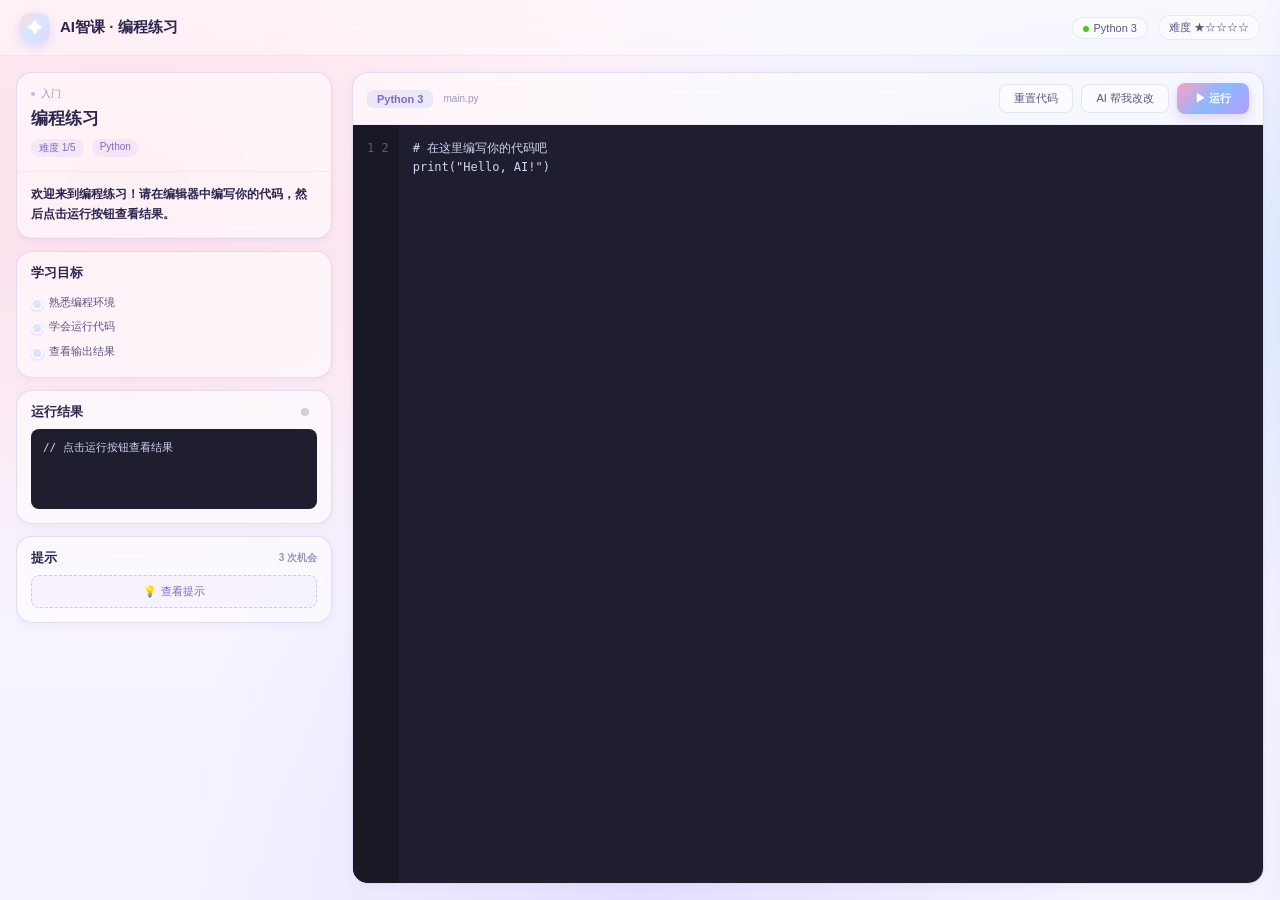
<file: coding-challenge.html>
<!doctype html>
<html lang="zh-CN">
<head>
<meta charset="utf-8">
<meta name="viewport" content="width=device-width, initial-scale=1">
<meta http-equiv="Cache-Control" content="no-cache, no-store, must-revalidate">
<meta name="color-scheme" content="light">
<title>编程练习 · AI智课</title>
<script src="assets/coding-exercises.js"></script>
<style>
  :root{
    --pink:#ffb3c7;
    --blue:#a8d4ff;
    --violet:#c9b8ff;
    --grad-soft:linear-gradient(135deg,#ffd6e3 0%,#d6e8ff 50%,#e0d4ff 100%);
    --grad-strong:linear-gradient(135deg,#ff9ec0 0%,#8ab9ff 50%,#b79dff 100%);
    --text-1:#2a2450;
    --text-2:#5b5480;
    --text-3:#9a94bd;
    --glass-bg:rgba(255,255,255,.55);
    --glass-border:rgba(188,167,229,.36);
    --shadow-sm:0 2px 8px rgba(121,129,196,.08);
    --shadow-md:0 8px 24px rgba(121,129,196,.12);
    --shadow-lg:0 16px 40px rgba(121,129,196,.16);
    --radius-sm:8px;
    --radius-md:12px;
    --radius-lg:16px;
  }
  *{box-sizing:border-box;margin:0;padding:0}
  html,body{height:100%}
  body{
    font-family:-apple-system,BlinkMacSystemFont,"PingFang SC","Microsoft YaHei",sans-serif;
    color:var(--text-1);
    background:
      radial-gradient(ellipse at 10% 20%,rgba(255,182,193,.35) 0%,transparent 45%),
      radial-gradient(ellipse at 90% 30%,rgba(168,212,255,.35) 0%,transparent 45%),
      radial-gradient(ellipse at 50% 100%,rgba(201,184,255,.35) 0%,transparent 50%),
      linear-gradient(180deg,#fef7ff 0%,#f3f2ff 100%);
    min-height:100vh;
    overflow-x:hidden;
  }

  /* 顶部导航 */
  .topbar{
    height:56px;
    display:flex;
    align-items:center;
    padding:0 20px;
    background:rgba(255,255,255,.4);
    backdrop-filter:blur(20px);
    border-bottom:1px solid rgba(188,167,229,.2);
    position:sticky;
    top:0;
    z-index:100;
  }
  .brand{
    display:flex;
    align-items:center;
    gap:10px;
    font-weight:700;
    font-size:15px;
    color:var(--text-1);
  }
  .brand-mark{
    width:30px;height:30px;border-radius:10px;
    background:var(--grad-soft);
    display:flex;align-items:center;justify-content:center;
    font-size:14px;color:#fff;
    box-shadow:0 4px 12px rgba(153,127,238,.25);
  }
  .topbar-right{margin-left:auto;display:flex;align-items:center;gap:10px}
  .pill{
    padding:4px 10px;
    border-radius:20px;
    background:rgba(255,255,255,.5);
    border:1px solid rgba(188,167,229,.25);
    font-size:11px;
    color:var(--text-2);
  }
  .pill .dot{
    display:inline-block;width:6px;height:6px;border-radius:50%;
    background:#52c41a;margin-right:5px;vertical-align:middle;
  }

  /* 主容器 */
  .main{
    max-width:1400px;
    margin:0 auto;
    padding:16px;
    display:grid;
    grid-template-columns:320px 1fr;
    gap:16px;
    height:calc(100vh - 56px);
  }

  /* 左侧面板 */
  .left-panel{
    display:flex;
    flex-direction:column;
    gap:12px;
    overflow-y:auto;
    padding-right:4px;
  }
  .card{
    background:var(--glass-bg);
    border:1.5px solid var(--glass-border);
    border-radius:var(--radius-lg);
    backdrop-filter:blur(16px);
    box-shadow:var(--shadow-sm);
  }
  .card-header{
    padding:12px 14px 8px;
    font-size:13px;
    font-weight:600;
    color:var(--text-1);
    display:flex;
    align-items:center;
    justify-content:space-between;
  }
  .card-body{padding:0 14px 14px}

  /* 题目描述 */
  .problem-title{
    padding:14px;
    border-bottom:1px solid rgba(188,167,229,.15);
  }
  .problem-eyebrow{
    font-size:10px;
    color:var(--text-3);
    margin-bottom:6px;
    display:flex;
    align-items:center;
    gap:6px;
  }
  .problem-eyebrow .dot{
    width:4px;height:4px;border-radius:50%;
    background:var(--violet);
  }
  .problem-title h1{
    font-size:17px;
    font-weight:700;
    color:var(--text-1);
    line-height:1.4;
  }
  .problem-meta{
    display:flex;
    gap:8px;
    margin-top:8px;
    font-size:10px;
    color:var(--text-2);
  }
  .meta-tag{
    padding:2px 8px;
    border-radius:12px;
    background:rgba(153,127,238,.1);
    color:#7c6ac5;
  }
  .problem-desc{
    padding:12px 14px;
    font-size:12px;
    line-height:1.7;
    color:var(--text-2);
    border-bottom:1px solid rgba(188,167,229,.1);
  }
  .problem-desc p{margin-bottom:8px}
  .problem-desc p:last-child{margin-bottom:0}
  .problem-desc strong{color:var(--text-1);font-weight:600}

  /* 学习目标 */
  .goals-list{
    list-style:none;
    padding:0;
  }
  .goals-list li{
    font-size:11px;
    color:var(--text-2);
    padding:4px 0 4px 18px;
    position:relative;
    line-height:1.5;
  }
  .goals-list li::before{
    content:"";
    position:absolute;
    left:0;top:8px;
    width:8px;height:8px;
    border-radius:50%;
    background:var(--grad-soft);
    border:2px solid rgba(255,255,255,.8);
    box-shadow:0 1px 3px rgba(153,127,238,.3);
  }

  /* 提示 */
  .hint-section{
    padding:12px 14px;
    border-top:1px solid rgba(188,167,229,.1);
  }
  .hint-btn{
    width:100%;
    padding:8px 12px;
    border:1px dashed rgba(153,127,238,.4);
    background:rgba(153,127,238,.05);
    border-radius:var(--radius-sm);
    color:#7c6ac5;
    font-size:11px;
    cursor:pointer;
    transition:all .2s;
  }
  .hint-btn:hover{
    background:rgba(153,127,238,.12);
    border-color:rgba(153,127,238,.5);
  }
  .hint-btn:disabled{
    opacity:.5;
    cursor:not-allowed;
  }
  .hint-content{
    margin-top:10px;
    padding:10px 12px;
    background:rgba(255,247,200,.3);
    border:1px solid rgba(245,215,100,.3);
    border-radius:var(--radius-sm);
    font-size:11px;
    line-height:1.6;
    color:#8b7c3e;
    display:none;
  }
  .hint-content.show{display:block}
  .hint-content strong{color:#6b5d20;font-weight:600}

  /* 运行结果 */
  .result-section{
    padding:12px 14px;
    border-top:1px solid rgba(188,167,229,.1);
  }
  .result-header{
    display:flex;
    align-items:center;
    justify-content:space-between;
    margin-bottom:8px;
  }
  .result-header h4{
    font-size:12px;
    font-weight:600;
    color:var(--text-1);
    display:flex;
    align-items:center;
    gap:6px;
  }
  .status-dot{
    width:8px;height:8px;border-radius:50%;
    background:#cbd0dc;
    transition:all .3s;
  }
  .status-dot.running{
    background:#f5a623;
    box-shadow:0 0 0 3px rgba(245,166,35,.2);
    animation:blink 1s infinite;
  }
  .status-dot.success{
    background:#52c41a;
    box-shadow:0 0 0 3px rgba(82,196,26,.2);
  }
  .status-dot.error{
    background:#ff4d4f;
    box-shadow:0 0 0 3px rgba(255,77,79,.2);
  }
  @keyframes blink{
    0%,100%{opacity:1}
    50%{opacity:.4}
  }
  .result-time{font-size:10px;color:var(--text-3)}
  .output-box{
    background:#1e1e2e;
    border-radius:var(--radius-sm);
    padding:10px 12px;
    font-family:"JetBrains Mono","Fira Code",Consolas,monospace;
    font-size:11px;
    line-height:1.6;
    color:#cdd6f4;
    min-height:80px;
    max-height:160px;
    overflow-y:auto;
    white-space:pre-wrap;
    word-break:break-all;
  }
  .output-line.info{color:#89b4fa}
  .output-line.success{color:#a6e3a1}
  .output-line.error{color:#f38ba8}
  .output-line.warn{color:#f9e2af}

  /* 右侧编辑器区域 */
  .right-panel{
    display:flex;
    flex-direction:column;
    gap:12px;
    min-width:0;
  }

  /* 编辑器卡片 */
  .editor-card{
    flex:1;
    display:flex;
    flex-direction:column;
    overflow:hidden;
  }
  .editor-toolbar{
    padding:10px 14px;
    border-bottom:1px solid rgba(188,167,229,.15);
    display:flex;
    align-items:center;
    justify-content:space-between;
  }
  .toolbar-left{display:flex;align-items:center;gap:10px}
  .lang-badge{
    padding:3px 10px;
    background:linear-gradient(135deg,rgba(153,127,238,.15),rgba(106,169,255,.15));
    border-radius:6px;
    font-size:11px;
    font-weight:600;
    color:#7c6ac5;
  }
  .toolbar-right{display:flex;align-items:center;gap:8px}
  .btn{
    padding:6px 14px;
    border-radius:8px;
    border:1px solid rgba(188,167,229,.3);
    background:rgba(255,255,255,.5);
    color:var(--text-2);
    font-size:11px;
    cursor:pointer;
    transition:all .2s;
    display:inline-flex;
    align-items:center;
    gap:5px;
  }
  .btn:hover{
    background:rgba(255,255,255,.8);
    border-color:rgba(188,167,229,.5);
    color:var(--text-1);
  }
  .btn-primary{
    background:var(--grad-strong);
    color:#fff;
    border:none;
    padding:8px 18px;
    font-weight:600;
    box-shadow:0 4px 12px rgba(153,127,238,.3);
  }
  .btn-primary:hover{
    transform:translateY(-1px);
    box-shadow:0 6px 16px rgba(153,127,238,.4);
    color:#fff;
  }
  .btn-primary:active{transform:translateY(0)}

  /* 代码编辑器 */
  .editor-wrap{
    flex:1;
    display:flex;
    overflow:hidden;
    background:#1e1e2e;
  }
  .line-numbers{
    padding:14px 10px 14px 14px;
    background:#181825;
    color:#585b70;
    font-family:"JetBrains Mono","Fira Code",Consolas,monospace;
    font-size:12px;
    line-height:1.6;
    text-align:right;
    user-select:none;
    min-width:40px;
    overflow:hidden;
  }
  .code-textarea{
    flex:1;
    padding:14px;
    background:transparent;
    border:none;
    outline:none;
    color:#cdd6f4;
    font-family:"JetBrains Mono","Fira Code",Consolas,monospace;
    font-size:12px;
    line-height:1.6;
    resize:none;
    tab-size:4;
    white-space:pre;
    overflow:auto;
  }
  .code-textarea::selection{background:rgba(137,180,250,.3)}

  /* AI 面板 */
  .ai-panel{
    position:fixed;
    top:0;
    right:-420px;
    width:400px;
    height:100vh;
    background:rgba(255,255,255,.85);
    backdrop-filter:blur(24px);
    border-left:1.5px solid var(--glass-border);
    box-shadow:-8px 0 30px rgba(121,129,196,.15);
    transition:right .35s cubic-bezier(.4,0,.2,1);
    z-index:200;
    display:flex;
    flex-direction:column;
  }
  .ai-panel.open{right:0}
  .ai-panel-header{
    padding:16px 18px;
    border-bottom:1px solid rgba(188,167,229,.2);
    display:flex;
    align-items:center;
    justify-content:space-between;
  }
  .ai-panel-title{
    display:flex;
    align-items:center;
    gap:10px;
  }
  .ai-avatar{
    width:34px;height:34px;
    border-radius:10px;
    background:var(--grad-soft);
    display:flex;align-items:center;justify-content:center;
    color:#fff;font-size:16px;
    box-shadow:0 4px 12px rgba(153,127,238,.25);
  }
  .ai-panel-title h3{font-size:14px;font-weight:700}
  .ai-panel-title p{font-size:10px;color:var(--text-3);margin-top:2px}
  .close-btn{
    width:28px;height:28px;
    border-radius:8px;
    border:none;
    background:rgba(148,163,184,.15);
    color:var(--text-2);
    cursor:pointer;
    font-size:14px;
    transition:all .2s;
  }
  .close-btn:hover{background:rgba(148,163,184,.25)}

  .ai-panel-body{
    flex:1;
    overflow-y:auto;
    padding:16px 18px;
  }
  .ai-score{
    background:var(--grad-soft);
    border-radius:var(--radius-md);
    padding:16px;
    text-align:center;
    margin-bottom:14px;
  }
  .ai-score-stars{font-size:28px;margin-bottom:6px}
  .ai-score-text{font-size:12px;color:var(--text-2)}

  .ai-section{
    margin-bottom:14px;
  }
  .ai-section h4{
    font-size:12px;
    font-weight:600;
    color:var(--text-1);
    margin-bottom:8px;
    display:flex;
    align-items:center;
    gap:6px;
  }
  .ai-section h4::before{
    content:"";
    width:3px;height:12px;
    border-radius:2px;
    background:var(--grad-strong);
  }
  .ai-section-content{
    padding:10px 12px;
    background:rgba(255,255,255,.5);
    border-radius:var(--radius-sm);
    font-size:11px;
    line-height:1.6;
    color:var(--text-2);
    border:1px solid rgba(188,167,229,.15);
  }

  /* 代码对比 */
  .code-compare{
    display:grid;
    grid-template-columns:1fr 1fr;
    gap:8px;
    margin-top:8px;
  }
  .code-col{
    background:#1e1e2e;
    border-radius:var(--radius-sm);
    padding:10px;
    font-family:"JetBrains Mono","Fira Code",Consolas,monospace;
    font-size:10px;
    line-height:1.5;
    color:#cdd6f4;
    overflow-x:auto;
    white-space:pre;
  }
  .code-col-label{
    font-size:10px;
    color:var(--text-3);
    margin-bottom:4px;
    font-family:inherit;
  }
  .code-col.yours .code-col-label{color:#f38ba8}
  .code-col.suggest .code-col-label{color:#a6e3a1}

  .ai-section .btn-apply{
    width:100%;
    margin-top:8px;
    padding:8px;
    background:var(--grad-strong);
    color:#fff;
    border:none;
    border-radius:8px;
    font-size:11px;
    font-weight:600;
    cursor:pointer;
    transition:all .2s;
  }
  .ai-section .btn-apply:hover{transform:translateY(-1px);box-shadow:0 4px 12px rgba(153,127,238,.3)}

  /* 通关弹窗 */
  .modal-overlay{
    position:fixed;
    top:0;left:0;right:0;bottom:0;
    background:rgba(42,36,80,.4);
    backdrop-filter:blur(8px);
    display:flex;
    align-items:center;
    justify-content:center;
    z-index:300;
    opacity:0;
    pointer-events:none;
    transition:opacity .3s;
  }
  .modal-overlay.show{opacity:1;pointer-events:auto}
  .modal{
    background:#fff;
    border-radius:20px;
    padding:36px 40px;
    text-align:center;
    max-width:380px;
    width:90%;
    box-shadow:0 20px 60px rgba(121,129,196,.3);
    transform:scale(.9);
    transition:transform .3s cubic-bezier(.34,1.56,.64,1);
  }
  .modal-overlay.show .modal{transform:scale(1)}
  .modal-icon{
    width:70px;height:70px;
    margin:0 auto 16px;
    border-radius:50%;
    background:var(--grad-soft);
    display:flex;align-items:center;justify-content:center;
    font-size:32px;
    box-shadow:0 8px 24px rgba(153,127,238,.3);
  }
  .modal h2{
    font-size:20px;
    font-weight:700;
    color:var(--text-1);
    margin-bottom:8px;
  }
  .modal p{
    font-size:13px;
    color:var(--text-2);
    line-height:1.6;
    margin-bottom:20px;
  }
  .modal-rewards{
    display:flex;
    justify-content:center;
    gap:20px;
    margin-bottom:24px;
  }
  .reward-item{
    text-align:center;
  }
  .reward-icon{font-size:24px;margin-bottom:4px}
  .reward-label{font-size:10px;color:var(--text-3)}
  .reward-value{font-size:14px;font-weight:700;color:var(--text-1)}
  .modal-actions{display:flex;gap:10px;justify-content:center}
  .modal-actions .btn{padding:10px 20px;font-size:12px}
  .modal-actions .btn-primary{padding:10px 28px}

  /* 滚动条 */
  ::-webkit-scrollbar{width:6px;height:6px}
  ::-webkit-scrollbar-track{background:transparent}
  ::-webkit-scrollbar-thumb{
    background:rgba(188,167,229,.3);
    border-radius:3px;
  }
  ::-webkit-scrollbar-thumb:hover{background:rgba(188,167,229,.5)}

  /* 响应式 */
  @media(max-width:900px){
    .main{
      grid-template-columns:1fr;
      height:auto;
    }
    .left-panel{order:2}
    .right-panel{order:1;height:60vh}
    .ai-panel{width:100%;right:-100%}
  }
</style>
</head>
<body>

<!-- 顶部导航 -->
<div class="topbar">
  <div class="brand">
    <div class="brand-mark">✦</div>
    <span>AI智课 · 编程练习</span>
  </div>
  <div class="topbar-right">
    <span class="pill"><span class="dot"></span>Python 3</span>
    <span class="pill" id="difficultyPill">难度 ★★☆☆☆</span>
  </div>
</div>

<!-- 主容器 -->
<div class="main">

  <!-- 左侧面板 -->
  <div class="left-panel">

    <!-- 题目卡片 -->
    <div class="card">
      <div class="problem-title">
        <div class="problem-eyebrow">
          <span class="dot"></span>
          <span id="categoryText">排序算法</span>
        </div>
        <h1 id="problemTitle">冒泡排序</h1>
        <div class="problem-meta">
          <span class="meta-tag" id="difficultyTag">难度 2/5</span>
          <span class="meta-tag">Python</span>
        </div>
      </div>
      <div class="problem-desc" id="problemDesc">
        <p><strong>冒泡排序是最基础的排序算法之一。</strong></p>
        <p>它重复地遍历要排序的数列，一次比较两个元素，如果它们的顺序错误就把它们交换过来。</p>
        <p>请实现一个 bubble_sort 函数，接收一个列表，返回从小到大排序后的新列表。</p>
      </div>
    </div>

    <!-- 学习目标 -->
    <div class="card">
      <div class="card-header">学习目标</div>
      <div class="card-body">
        <ul class="goals-list" id="goalsList">
          <li>理解冒泡排序的核心思想</li>
          <li>掌握嵌套循环的使用</li>
          <li>学会比较和交换元素</li>
          <li>理解算法的时间复杂度</li>
        </ul>
      </div>
    </div>

    <!-- 运行结果 -->
    <div class="card">
      <div class="card-header">
        <span>运行结果</span>
        <div style="display:flex;align-items:center;gap:8px">
          <span class="status-dot" id="statusDot"></span>
          <span style="font-size:10px;color:var(--text-3)" id="resultTime"></span>
        </div>
      </div>
      <div class="card-body">
        <div class="output-box" id="outputBox">// 点击运行按钮查看结果</div>
      </div>
    </div>

    <!-- 提示 -->
    <div class="card">
      <div class="card-header">
        <span>提示</span>
        <span style="font-size:10px;color:var(--text-3)" id="hintCountText">3 次机会</span>
      </div>
      <div class="card-body">
        <button class="hint-btn" id="hintBtn">💡 查看提示</button>
        <div class="hint-content" id="hintContent"></div>
      </div>
    </div>

  </div>

  <!-- 右侧编辑器 -->
  <div class="right-panel">

    <div class="card editor-card">
      <div class="editor-toolbar">
        <div class="toolbar-left">
          <span class="lang-badge">Python 3</span>
          <span style="font-size:10px;color:var(--text-3)">main.py</span>
        </div>
        <div class="toolbar-right">
          <button class="btn" id="resetBtn" onclick="resetCode()">重置代码</button>
          <button class="btn" id="aiBtn" onclick="openAIPanel()">AI 帮我改改</button>
          <button class="btn btn-primary" id="runBtn" onclick="runCode()">▶ 运行</button>
        </div>
      </div>
      <div class="editor-wrap">
        <div class="line-numbers" id="lineNumbers">1</div>
        <textarea class="code-textarea" id="codeEditor" spellcheck="false" autocomplete="off" autocorrect="off" autocapitalize="off"># 请实现冒泡排序函数
# 输入：一个数字列表，如 [5, 2, 8, 1, 9]
# 输出：排序后的新列表

def bubble_sort(arr):
    # 在这里写你的代码
    pass

# 测试
numbers = [5, 2, 8, 1, 9, 3]
result = bubble_sort(numbers)
print("排序结果:", result)</textarea>
      </div>
    </div>

  </div>

</div>

<!-- AI 面板 -->
<div class="ai-panel" id="aiPanel">
  <div class="ai-panel-header">
    <div class="ai-panel-title">
      <div class="ai-avatar">✦</div>
      <div>
        <h3>AI 小老师</h3>
        <p>帮你分析代码问题</p>
      </div>
    </div>
    <button class="close-btn" onclick="closeAIPanel()">✕</button>
  </div>
  <div class="ai-panel-body" id="aiPanelBody">
    <div class="ai-score">
      <div class="ai-score-stars">⭐⭐☆</div>
      <div class="ai-score-text">完成度：还可以继续加油哦</div>
    </div>

    <div class="ai-section">
      <h4>做得好的地方</h4>
      <div class="ai-section-content" id="aiGood">
        1. 函数命名正确<br>
        2. 有写注释说明
      </div>
    </div>

    <div class="ai-section">
      <h4>需要修改的地方</h4>
      <div class="ai-section-content" id="aiIssues">
        <div style="margin-bottom:8px">
          <strong>问题 1：</strong>函数里只有 pass，还没有实现排序逻辑
        </div>
        <div style="font-size:10px;color:var(--text-3);line-height:1.6">
          提示：冒泡排序需要两层循环，外层控制轮数，内层比较相邻元素并交换。
        </div>
      </div>
    </div>

    <div class="ai-section">
      <h4>建议代码</h4>
      <div class="code-compare">
        <div class="code-col yours">
          <div class="code-col-label">你的代码</div>
          <div id="yourCodeView">def bubble_sort(arr):
    pass</div>
        </div>
        <div class="code-col suggest">
          <div class="code-col-label">建议代码</div>
          <div id="suggestCodeView">def bubble_sort(arr):
    result = arr.copy()
    n = len(result)
    for i in range(n-1):
        for j in range(n-1-i):
            if result[j] > result[j+1]:
                result[j], result[j+1] = result[j+1], result[j]
    return result</div>
        </div>
      </div>
      <button class="btn-apply" onclick="applyFix()">应用建议代码</button>
    </div>

    <div class="ai-section">
      <h4>知识拓展</h4>
      <div class="ai-section-content">
        冒泡排序的时间复杂度是 O(n²)，因为有两层嵌套循环。虽然它不是最高效的排序算法，但非常适合初学者理解排序的基本思想。
      </div>
    </div>
  </div>
</div>

<!-- 通关弹窗 -->
<div class="modal-overlay" id="successModal">
  <div class="modal">
    <div class="modal-icon">🎉</div>
    <h2>恭喜通关！</h2>
    <p>你已经成功完成了这道编程练习，继续加油哦～</p>
    <div class="modal-rewards">
      <div class="reward-item">
        <div class="reward-icon">⭐</div>
        <div class="reward-label">获得星星</div>
        <div class="reward-value">+10</div>
      </div>
      <div class="reward-item">
        <div class="reward-icon">🔥</div>
        <div class="reward-label">连续天数</div>
        <div class="reward-value">+1</div>
      </div>
      <div class="reward-item">
        <div class="reward-icon">💎</div>
        <div class="reward-label">积分</div>
        <div class="reward-value">+50</div>
      </div>
    </div>
    <div class="modal-actions">
      <button class="btn" onclick="closeModal()">继续修改</button>
      <button class="btn btn-primary" onclick="nextChallenge()">下一关 →</button>
    </div>
  </div>
</div>

<script>
  // ====== 全局变量 ======
  const codeEditor = document.getElementById('codeEditor');
  const lineNumbers = document.getElementById('lineNumbers');
  const outputBox = document.getElementById('outputBox');
  const statusDot = document.getElementById('statusDot');
  const resultTime = document.getElementById('resultTime');
  const hintBtn = document.getElementById('hintBtn');
  const hintContent = document.getElementById('hintContent');
  const hintCountText = document.getElementById('hintCountText');

  let currentExercise = null;
  let hintCount = 3;
  let isRunning = false;

  // ====== 行号更新 ======
  function updateLineNumbers() {
    const lines = codeEditor.value.split('\n');
    let html = '';
    for (let i = 1; i <= lines.length; i++) {
      html += i + '\n';
    }
    lineNumbers.textContent = html.trim();
  }

  codeEditor.addEventListener('input', updateLineNumbers);
  codeEditor.addEventListener('scroll', () => {
    lineNumbers.scrollTop = codeEditor.scrollTop;
  });

  // Tab 键缩进
  codeEditor.addEventListener('keydown', (e) => {
    if (e.key === 'Tab') {
      e.preventDefault();
      const start = codeEditor.selectionStart;
      const end = codeEditor.selectionEnd;
      codeEditor.value = codeEditor.value.substring(0, start) + '    ' + codeEditor.value.substring(end);
      codeEditor.selectionStart = codeEditor.selectionEnd = start + 4;
      updateLineNumbers();
    }
  });

  // ====== 获取 URL 参数 ======
  function getTopicId() {
    const params = new URLSearchParams(window.location.search);
    return params.get('topic') || 'default';
  }

  // ====== 加载练习 ======
  function loadExercise(topicId) {
    const exercises = window.CODING_EXERCISES || {};
    const ex = exercises[topicId];

    if (!ex) {
      currentExercise = {
        id: 'default',
        title: '编程练习',
        category: '入门',
        difficulty: 1,
        description: '欢迎来到编程练习！请在编辑器中编写你的代码，然后点击运行按钮查看结果。',
        goals: ['熟悉编程环境', '学会运行代码', '查看输出结果'],
        hints: ['点击运行按钮执行代码', '观察输出窗口的结果', '多试几次，别怕出错'],
        initialCode: '# 在这里编写你的代码吧\nprint("Hello, AI!")',
        solution: 'print("Hello, AI!")'
      };
    } else {
      currentExercise = ex;
    }

    hintCount = 3;
    renderExercise();
  }

  function renderExercise() {
    const ex = currentExercise;

    // 标题
    document.getElementById('problemTitle').textContent = ex.title;
    document.getElementById('categoryText').textContent = ex.category || '编程练习';

    // 难度
    const diff = ex.difficulty || 1;
    const stars = '★'.repeat(diff) + '☆'.repeat(5 - diff);
    document.getElementById('difficultyPill').textContent = '难度 ' + stars;
    document.getElementById('difficultyTag').textContent = '难度 ' + diff + '/5';

    // 描述
    const descLines = ex.description.split('\n').filter(l => l.trim());
    let descHtml = '';
    descLines.forEach((line, i) => {
      if (i === 0) {
        descHtml += '<p><strong>' + line + '</strong></p>';
      } else {
        descHtml += '<p>' + line + '</p>';
      }
    });
    document.getElementById('problemDesc').innerHTML = descHtml;

    // 学习目标
    const goalsHtml = ex.goals.map(g => '<li>' + g + '</li>').join('');
    document.getElementById('goalsList').innerHTML = goalsHtml;

    // 代码
    codeEditor.value = ex.initialCode || '# 在这里写代码';
    updateLineNumbers();

    // 提示
    hintBtn.disabled = false;
    hintBtn.textContent = '💡 查看提示';
    hintCountText.textContent = '3 次机会';
    hintContent.classList.remove('show');
    hintContent.innerHTML = '';

    // 输出
    statusDot.className = 'status-dot';
    outputBox.textContent = '// 点击运行按钮查看结果';
    resultTime.textContent = '';

    // 更新 AI 面板里的建议代码
    document.getElementById('suggestCodeView').textContent = ex.solution || '';
  }

  // ====== 运行代码 ======
  function runCode() {
    if (isRunning) return;
    isRunning = true;

    const code = codeEditor.value;
    const runBtn = document.getElementById('runBtn');

    // UI 更新
    statusDot.className = 'status-dot running';
    outputBox.innerHTML = '<span style="color:#89b4fa">// 正在运行...</span>';
    runBtn.disabled = true;
    runBtn.style.opacity = '.6';

    // 模拟运行延迟
    setTimeout(() => {
      const result = checkAndRun(code);

      // 更新时间
      const now = new Date();
      resultTime.textContent = now.toLocaleTimeString();

      if (result.success) {
        statusDot.className = 'status-dot success';
        outputBox.innerHTML = result.output.split('\n').map(l =>
          '<span style="color:#a6e3a1">' + escapeHtml(l) + '</span>'
        ).join('\n');

        // 通关弹窗
        setTimeout(showSuccess, 600);
      } else {
        statusDot.className = 'status-dot error';
        outputBox.innerHTML = result.output.split('\n').map(l =>
          l.startsWith('Traceback') || l.startsWith('  File') || l.startsWith('    ')
            ? '<span style="color:#f9e2af">' + escapeHtml(l) + '</span>'
            : '<span style="color:#f38ba8">' + escapeHtml(l) + '</span>'
        ).join('\n');
      }

      // 更新 AI 面板里的"你的代码"
      document.getElementById('yourCodeView').textContent = code.slice(0, 300);

      isRunning = false;
      runBtn.disabled = false;
      runBtn.style.opacity = '1';
    }, 800);
  }

  function escapeHtml(text) {
    const div = document.createElement('div');
    div.textContent = text;
    return div.innerHTML;
  }

  // ====== 检查并"运行"代码 ======
  function checkAndRun(code) {
    const trimmed = code.trim();
    const ex = currentExercise;

    // 空代码检查
    if (!trimmed || trimmed === '# 在这里写代码') {
      return {
        success: false,
        output: '代码还没有写内容哦，试试看吧！\n\n提示：定义一个函数，然后在里面写排序逻辑。'
      };
    }

    // 根据不同练习做不同检查和模拟输出
    const id = ex.id;
    const checks = getExerciseChecks(id);

    // 检查是否有语法大问题
    if (!checks.syntax(trimmed)) {
      return {
        success: false,
        output: checks.syntaxError || '代码好像有问题，再检查一下吧～'
      };
    }

    // 检查是否完成了核心要求
    const checkResult = checks.check(trimmed);
    if (!checkResult.pass) {
      return {
        success: false,
        output: checkResult.message + '\n\n💡 点击「AI 帮我改改」可以获得详细建议'
      };
    }

    // 通过了，返回模拟的成功输出
    return {
      success: true,
      output: checks.successOutput || '运行成功！代码通过了测试 ✅'
    };
  }

  // 各练习题的检查逻辑
  function getExerciseChecks(id) {
    const checks = {
      default: {
        syntax: (c) => true,
        check: (c) => {
          if (/print\s*\(/.test(c) && /["']/.test(c)) {
            return { pass: true };
          }
          return { pass: false, message: '试试用 print() 输出一些内容吧！' };
        },
        successOutput: 'Hello, AI!\n\n运行成功！'
      }
    };

    // 排序类
    const sortCheck = {
      syntax: (c) => {
        if (c.includes('def ') && !c.includes(':')) return false;
        return true;
      },
      check: (c) => {
        const hasDef = /def\s+(bubble|selection)_sort\s*\(/.test(c);
        const hasLoop = /for\s+.*\s+in\s+range/.test(c);
        const hasSwap = /,\s*.*\s*=\s*.*,\s*/.test(c) || /tmp\s*=/.test(c);

        if (!hasDef) {
          return { pass: false, message: '记得定义排序函数哦！\n函数名应该是 bubble_sort 或 selection_sort' };
        }
        if (!hasLoop) {
          return { pass: false, message: '函数定义好了，接下来写循环来实现排序吧！\n提示：需要两层 for 循环' };
        }
        if (!hasSwap) {
          return { pass: false, message: '有循环了，再加上元素交换的逻辑就更好了！\n提示：如果前一个比后一个大，就交换它们' };
        }
        return { pass: true };
      },
      successOutput: '排序结果: [1, 2, 3, 5, 8, 9]\n\n✅ 所有测试通过！'
    };
    checks['339'] = sortCheck; // 冒泡排序
    checks['340'] = sortCheck; // 选择排序

    // 搜索类
    const searchCheck = {
      syntax: (c) => true,
      check: (c) => {
        const hasDef = /def\s+(bfs|dfs)\s*\(/.test(c);
        const hasLoop = /for\s+.*\s+in\s+/.test(c);

        if (!hasDef) {
          return { pass: false, message: '请定义 bfs 或 dfs 函数来实现搜索算法' };
        }
        if (!hasLoop) {
          return { pass: false, message: '函数定义好了，接下来写遍历逻辑吧！\n提示：用队列(BFS)或栈(DFS)来存待访问节点' };
        }
        return { pass: true };
      },
      successOutput: "BFS访问顺序: ['A', 'B', 'C', 'D', 'E', 'F']\n\n✅ 所有测试通过！"
    };
    checks['268'] = searchCheck; // BFS
    checks['269'] = searchCheck; // DFS

    // 机器学习类通用检查
    const mlCheck = (funcName, hint) => ({
      syntax: (c) => true,
      check: (c) => {
        const hasDef = new RegExp('def\\s+' + funcName + '\\s*\\(').test(c);
        if (!hasDef) {
          return { pass: false, message: '请定义 ' + funcName + ' 函数哦～' };
        }
        if (!/for\s+/.test(c) && !/import/.test(c)) {
          return { pass: false, message: hint };
        }
        return { pass: true };
      },
      successOutput: '运行成功！函数定义正确 ✅\n\n（完整的测试需要更多数据验证）'
    });

    checks['288'] = mlCheck('knn_predict', '提示：计算距离、排序、投票，三步实现 KNN');
    checks['287'] = mlCheck('kmeans', '提示：随机中心点 → 分配 → 更新中心，反复迭代');
    checks['285'] = mlCheck('linear_regression', '提示：用最小二乘法计算斜率和截距');
    checks['280'] = mlCheck('entropy', '提示：熵 = -Σ(p * log2(p))，先算每个类别的比例');
    checks['293'] = mlCheck('perceptron', '提示：加权求和 + 阶跃激活函数');
    checks['292'] = mlCheck('sigmoid', '提示：sigmoid(x) = 1 / (1 + exp(-x))');
    checks['301'] = mlCheck('gradient_descent', '提示：w = w - lr * 梯度，反复迭代');
    checks['313'] = mlCheck('convolve2d', '提示：双重循环滑动卷积核，对应位置相乘相加');
    checks['252'] = mlCheck('word_frequency', '提示：用字典统计每个词出现的次数');
    checks['228'] = mlCheck('char_frequency', '提示：遍历字符串，用字典统计每个字符的次数');
    checks['328'] = mlCheck('train_gan', '提示：生成器和判别器交替训练，相互博弈');

    return checks[id] || checks.default;
  }

  // ====== 重置代码 ======
  function resetCode() {
    if (!confirm('确定要重置代码吗？')) return;
    codeEditor.value = currentExercise.initialCode || '';
    updateLineNumbers();
    statusDot.className = 'status-dot';
    outputBox.textContent = '// 点击运行按钮查看结果';
    resultTime.textContent = '';
  }

  // ====== 提示功能 ======
  hintBtn.addEventListener('click', () => {
    const hints = currentExercise.hints || [];
    if (hintCount <= 0 || hints.length === 0) return;

    hintCount--;
    const showCount = 3 - hintCount;
    const shownHints = hints.slice(0, showCount);

    let html = '';
    shownHints.forEach((h, i) => {
      html += '<strong>提示 ' + (i + 1) + '：</strong>' + h + '<br><br>';
    });
    hintContent.innerHTML = html;
    hintContent.classList.add('show');

    hintCountText.textContent = hintCount + ' 次机会';
    if (hintCount === 0) {
      hintBtn.disabled = true;
      hintBtn.textContent = '提示已用完';
    } else {
      hintBtn.textContent = '💡 再看一个提示';
    }
  });

  // ====== AI 面板 ======
  function openAIPanel() {
    document.getElementById('aiPanel').classList.add('open');
    // 更新你的代码
    document.getElementById('yourCodeView').textContent = codeEditor.value.slice(0, 500);
  }

  function closeAIPanel() {
    document.getElementById('aiPanel').classList.remove('open');
  }

  // 点击面板外部关闭
  document.addEventListener('click', (e) => {
    const panel = document.getElementById('aiPanel');
    const aiBtn = document.getElementById('aiBtn');
    if (panel.classList.contains('open') &&
        !panel.contains(e.target) &&
        !aiBtn.contains(e.target)) {
      closeAIPanel();
    }
  });

  // ====== 应用修复 ======
  function applyFix() {
    if (!confirm('确定要用建议代码替换吗？你可以先对比一下再决定。')) return;
    codeEditor.value = currentExercise.solution || '';
    updateLineNumbers();
    closeAIPanel();

    // 给运行按钮一个闪光效果
    const runBtn = document.getElementById('runBtn');
    runBtn.style.transform = 'scale(1.08)';
    setTimeout(() => { runBtn.style.transform = ''; }, 300);
  }

  // ====== 通关弹窗 ======
  function showSuccess() {
    document.getElementById('successModal').classList.add('show');
  }

  function closeModal() {
    document.getElementById('successModal').classList.remove('show');
  }

  function nextChallenge() {
    closeModal();
    // 这里可以跳转到下一题，暂时先提示
    alert('下一关功能开发中，敬请期待～');
  }

  // 点击遮罩关闭
  document.getElementById('successModal').addEventListener('click', (e) => {
    if (e.target.id === 'successModal') closeModal();
  });

  // ====== 初始化 ======
  window.addEventListener('load', () => {
    const topicId = getTopicId();
    loadExercise(topicId);
    updateLineNumbers();
  });
</script>

</body>
</html>
</file>
